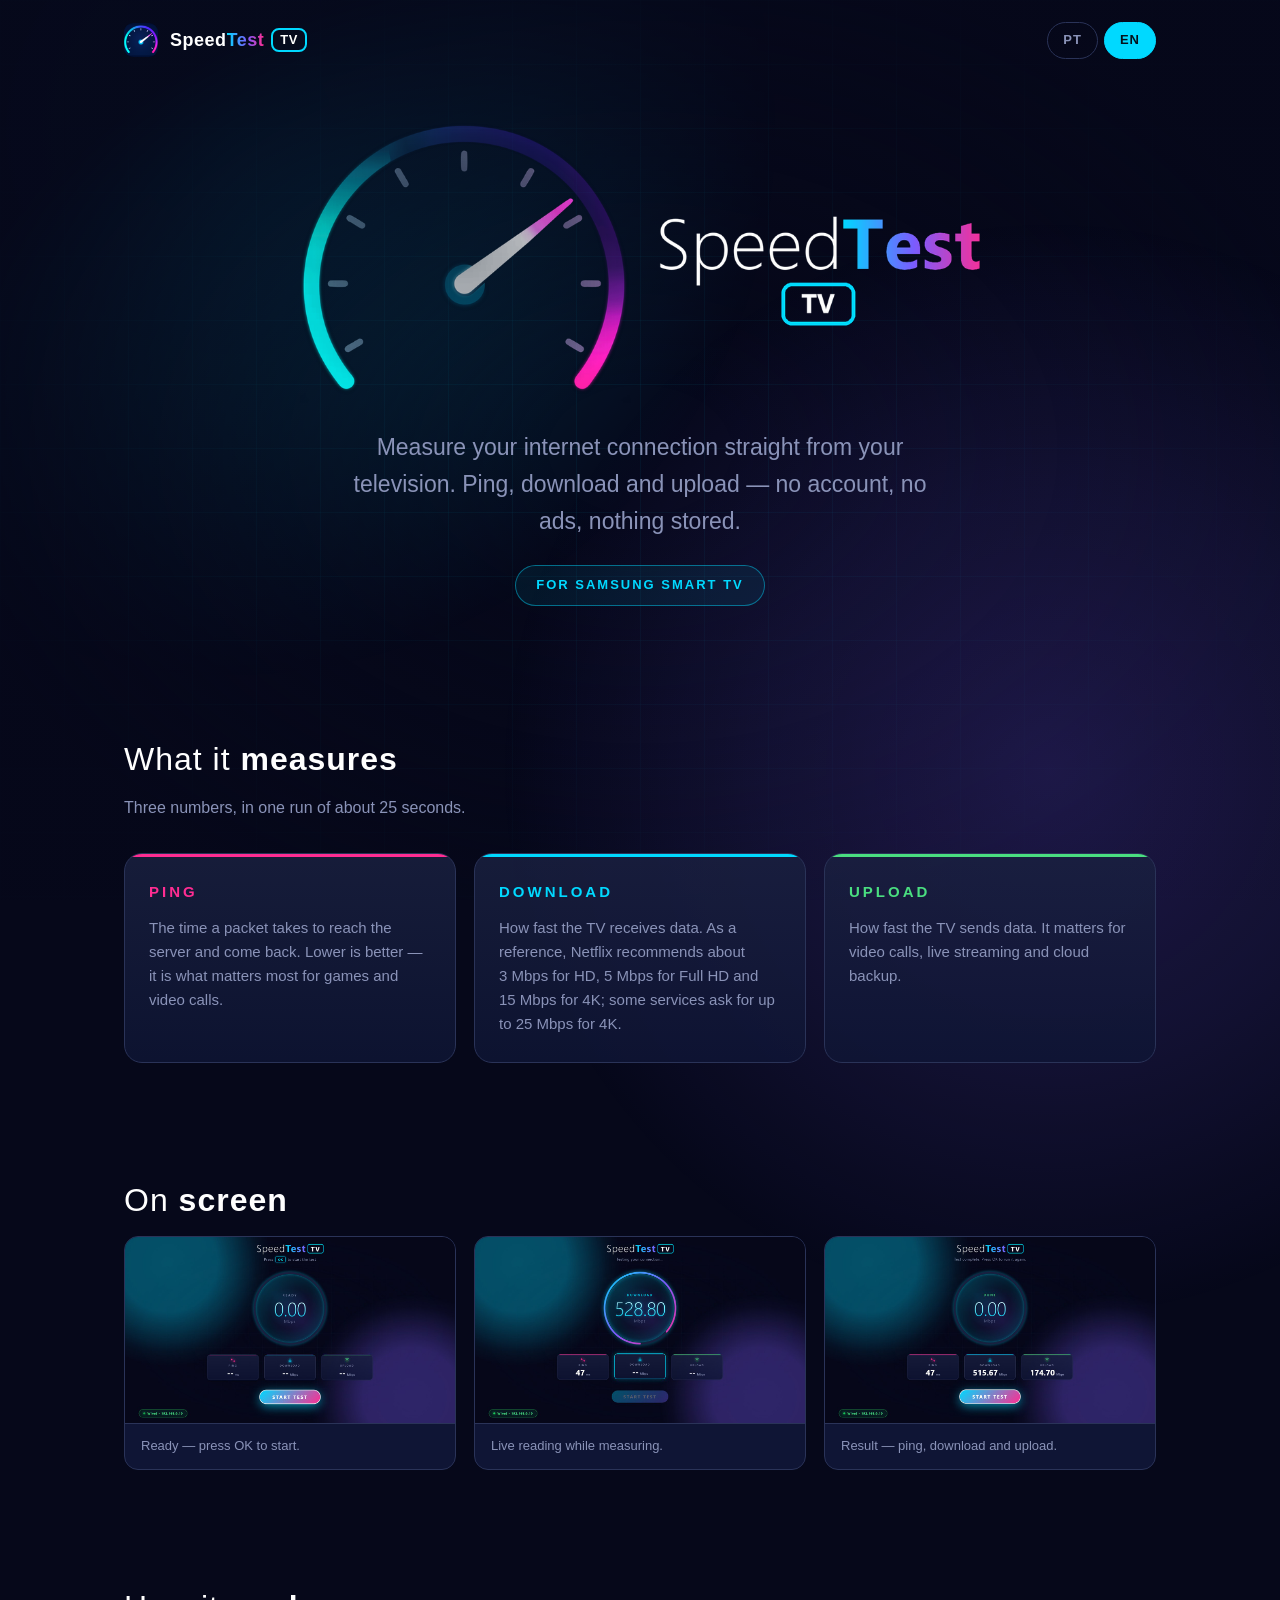
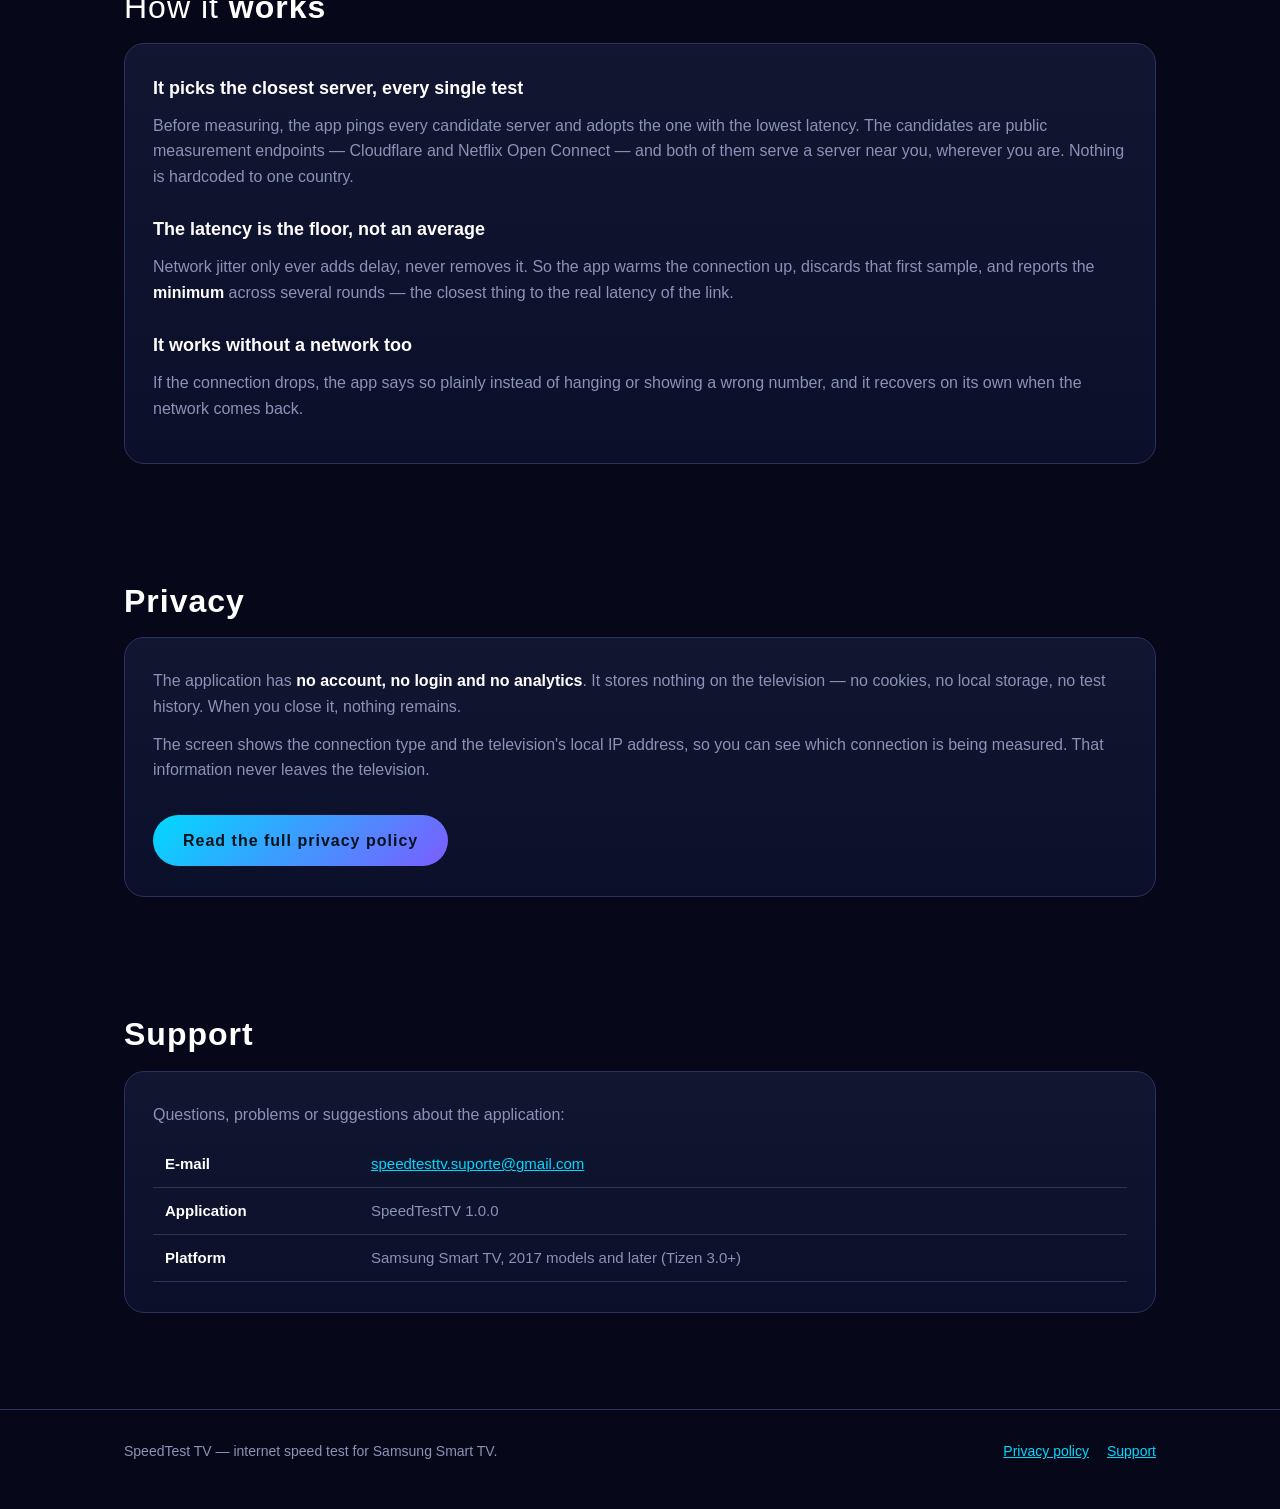
<file: index.html>
<!DOCTYPE html>
<html lang="en" data-lang="en">
<head>
<meta charset="utf-8">
<meta name="viewport" content="width=device-width, initial-scale=1">
<title>SpeedTest TV — internet speed test for Samsung Smart TV</title>
<meta name="description" content="SpeedTest TV measures ping, download and upload speed directly on your Samsung Smart TV. No account, no ads, no data collection.">
<link rel="icon" href="assets/mark.png">
<link rel="stylesheet" href="style.css">
</head>
<body>
<div class="grade"></div>

<div class="envelope">

<header class="topo">
    <a class="marca" href="index.html">
        <img src="assets/mark.png" alt="">
        <b class="nome">Speed<span>Test</span><em>TV</em></b>
    </a>
    <div class="idiomas">
        <button type="button" data-set-lang="pt" aria-pressed="false">PT</button>
        <button type="button" data-set-lang="en" aria-pressed="true">EN</button>
    </div>
</header>

<main class="faixa">

    <div class="heroi">
        <img class="logo" src="assets/logo.png" alt="SpeedTest TV">
        <p class="linha" lang="en">Measure your internet connection straight from your television.
            Ping, download and upload — no account, no ads, nothing stored.</p>
        <p class="linha" lang="pt">Meça sua conexão de internet direto da televisão.
            Ping, download e upload — sem conta, sem anúncios, sem guardar nada.</p>
        <span class="selo" lang="en">For Samsung Smart TV</span>
        <span class="selo" lang="pt">Para Samsung Smart TV</span>
    </div>

    <section>
        <h2 lang="en">What it <b>measures</b></h2>
        <h2 lang="pt">O que ele <b>mede</b></h2>
        <p class="sub" lang="en">Three numbers, in one run of about 25 seconds.</p>
        <p class="sub" lang="pt">Três números, numa rodada de cerca de 25 segundos.</p>

        <div class="cartoes">
            <article class="cartao ping">
                <h3>Ping</h3>
                <p lang="en">The time a packet takes to reach the server and come back.
                    Lower is better — it is what matters most for games and video calls.</p>
                <p lang="pt">O tempo que um dado leva para ir ao servidor e voltar.
                    Quanto menor, melhor — é o que mais pesa em jogos e chamadas de vídeo.</p>
            </article>
            <article class="cartao down">
                <h3>Download</h3>
                <p lang="en">How fast the TV receives data. As a reference, Netflix
                    recommends about 3&nbsp;Mbps for HD, 5&nbsp;Mbps for Full HD and
                    15&nbsp;Mbps for 4K; some services ask for up to 25&nbsp;Mbps for 4K.</p>
                <p lang="pt">A velocidade com que a TV recebe dados. Como referência, a
                    Netflix recomenda cerca de 3&nbsp;Mbps para HD, 5&nbsp;Mbps para Full HD
                    e 15&nbsp;Mbps para 4K; alguns serviços pedem até 25&nbsp;Mbps em 4K.</p>
            </article>
            <article class="cartao up">
                <h3>Upload</h3>
                <p lang="en">How fast the TV sends data. It matters for video calls,
                    live streaming and cloud backup.</p>
                <p lang="pt">A velocidade com que a TV envia dados. Importa em chamadas
                    de vídeo, transmissão ao vivo e backup na nuvem.</p>
            </article>
        </div>
    </section>

    <section>
        <h2 lang="en">On <b>screen</b></h2>
        <h2 lang="pt">Na <b>tela</b></h2>

        <div class="telas" lang="en">
            <figure>
                <img src="assets/shot-en-1.jpg" alt="Idle screen, ready to start the test">
                <figcaption>Ready — press OK to start.</figcaption>
            </figure>
            <figure>
                <img src="assets/shot-en-2.jpg" alt="Measuring download speed">
                <figcaption>Live reading while measuring.</figcaption>
            </figure>
            <figure>
                <img src="assets/shot-en-3.jpg" alt="Test finished with the three results">
                <figcaption>Result — ping, download and upload.</figcaption>
            </figure>
        </div>

        <div class="telas" lang="pt">
            <figure>
                <img src="assets/shot-pt-1.jpg" alt="Tela inicial, pronta para iniciar o teste">
                <figcaption>Pronto — pressione OK para iniciar.</figcaption>
            </figure>
            <figure>
                <img src="assets/shot-pt-2.jpg" alt="Medindo a velocidade de download">
                <figcaption>Leitura ao vivo durante a medição.</figcaption>
            </figure>
            <figure>
                <img src="assets/shot-pt-3.jpg" alt="Teste concluído com os três resultados">
                <figcaption>Resultado — ping, download e upload.</figcaption>
            </figure>
        </div>
    </section>

    <section>
        <h2 lang="en">How it <b>works</b></h2>
        <h2 lang="pt">Como <b>funciona</b></h2>

        <div class="bloco">
            <h3 lang="en">It picks the closest server, every single test</h3>
            <h3 lang="pt">Ele escolhe o servidor mais próximo, a cada teste</h3>
            <p lang="en">Before measuring, the app pings every candidate server and adopts
                the one with the lowest latency. The candidates are public measurement
                endpoints — Cloudflare and Netflix Open Connect — and both of them serve
                a server near you, wherever you are. Nothing is hardcoded to one country.</p>
            <p lang="pt">Antes de medir, o app mede o ping de todos os servidores candidatos
                e adota o de menor latência. Os candidatos são serviços públicos de medição
                — Cloudflare e Netflix Open Connect — e os dois entregam um servidor perto
                de você, onde quer que esteja. Nada está fixo num país.</p>

            <h3 lang="en">The latency is the floor, not an average</h3>
            <h3 lang="pt">A latência é o piso, não uma média</h3>
            <p lang="en">Network jitter only ever adds delay, never removes it. So the app
                warms the connection up, discards that first sample, and reports the
                <strong>minimum</strong> across several rounds — the closest thing to the
                real latency of the link.</p>
            <p lang="pt">O ruído de rede só soma atraso, nunca subtrai. Por isso o app aquece
                a conexão, descarta essa primeira amostra e informa o <strong>mínimo</strong>
                de várias rodadas — o mais próximo da latência real do link.</p>

            <h3 lang="en">It works without a network too</h3>
            <h3 lang="pt">Funciona sem rede também</h3>
            <p lang="en">If the connection drops, the app says so plainly instead of hanging
                or showing a wrong number, and it recovers on its own when the network
                comes back.</p>
            <p lang="pt">Se a conexão cair, o app avisa em vez de travar ou mostrar um número
                errado, e se recupera sozinho quando a rede volta.</p>
        </div>
    </section>

    <section>
        <h2 lang="en"><b>Privacy</b></h2>
        <h2 lang="pt"><b>Privacidade</b></h2>

        <div class="bloco">
            <p lang="en">The application has <strong>no account, no login and no analytics</strong>.
                It stores nothing on the television — no cookies, no local storage, no test
                history. When you close it, nothing remains.</p>
            <p lang="pt">O aplicativo <strong>não tem conta, login nem ferramenta de análise</strong>.
                Não grava nada na televisão — sem cookies, sem armazenamento local, sem
                histórico de testes. Ao fechá-lo, nada permanece.</p>
            <p lang="en">The screen shows the connection type and the television's local IP address,
                so you can see which connection is being measured. That information never leaves
                the television.</p>
            <p lang="pt">A tela mostra o tipo de conexão e o endereço IP local da TV, para você saber
                qual conexão está sendo medida. Essa informação não sai da televisão.</p>
            <a class="botao" href="privacy.html" lang="en">Read the full privacy policy</a>
            <a class="botao" href="privacy.html" lang="pt">Ler a política de privacidade completa</a>
        </div>
    </section>

    <section id="suporte">
        <h2 lang="en"><b>Support</b></h2>
        <h2 lang="pt"><b>Suporte</b></h2>

        <div class="bloco">
            <p lang="en">Questions, problems or suggestions about the application:</p>
            <p lang="pt">Dúvidas, problemas ou sugestões sobre o aplicativo:</p>
            <table class="dados">
                <tr>
                    <th lang="en">E-mail</th>
                    <th lang="pt">E-mail</th>
                    <td><a href="mailto:speedtesttv.suporte@gmail.com">speedtesttv.suporte@gmail.com</a></td>
                </tr>
                <tr>
                    <th lang="en">Application</th>
                    <th lang="pt">Aplicativo</th>
                    <td>SpeedTestTV 1.0.0</td>
                </tr>
                <tr>
                    <th lang="en">Platform</th>
                    <th lang="pt">Plataforma</th>
                    <td lang="en">Samsung Smart TV, 2017 models and later (Tizen 3.0+)</td>
                    <td lang="pt">Samsung Smart TV, modelos de 2017 em diante (Tizen 3.0+)</td>
                </tr>
            </table>
        </div>
    </section>

</main>

<footer class="rodape">
    <div class="faixa">
        <span lang="en">SpeedTest TV — internet speed test for Samsung Smart TV.</span>
        <span lang="pt">SpeedTest TV — teste de velocidade para Samsung Smart TV.</span>
        <nav>
            <a href="privacy.html" lang="en">Privacy policy</a>
            <a href="privacy.html" lang="pt">Política de privacidade</a>
            <a href="#suporte" lang="en">Support</a>
            <a href="#suporte" lang="pt">Suporte</a>
        </nav>
    </div>
</footer>

</div>

<script>
(function () {
    var raiz = document.documentElement;

    function aplicar(lang) {
        raiz.setAttribute('data-lang', lang);
        raiz.setAttribute('lang', lang === 'pt' ? 'pt-BR' : 'en');
        var b = document.querySelectorAll('[data-set-lang]');
        for (var i = 0; i < b.length; i++) {
            b[i].setAttribute('aria-pressed',
                b[i].getAttribute('data-set-lang') === lang ? 'true' : 'false');
        }
        try { localStorage.setItem('lang', lang); } catch (e) {}
    }

    var escolhido = null;
    try { escolhido = localStorage.getItem('lang'); } catch (e) {}
    if (escolhido !== 'pt' && escolhido !== 'en') {
        var nav = (navigator.language || '').toLowerCase();
        escolhido = nav.indexOf('pt') === 0 ? 'pt' : 'en';
    }
    aplicar(escolhido);

    document.addEventListener('click', function (e) {
        var alvo = e.target.closest ? e.target.closest('[data-set-lang]') : null;
        if (alvo) aplicar(alvo.getAttribute('data-set-lang'));
    });
})();
</script>

</body>
</html>
</file>
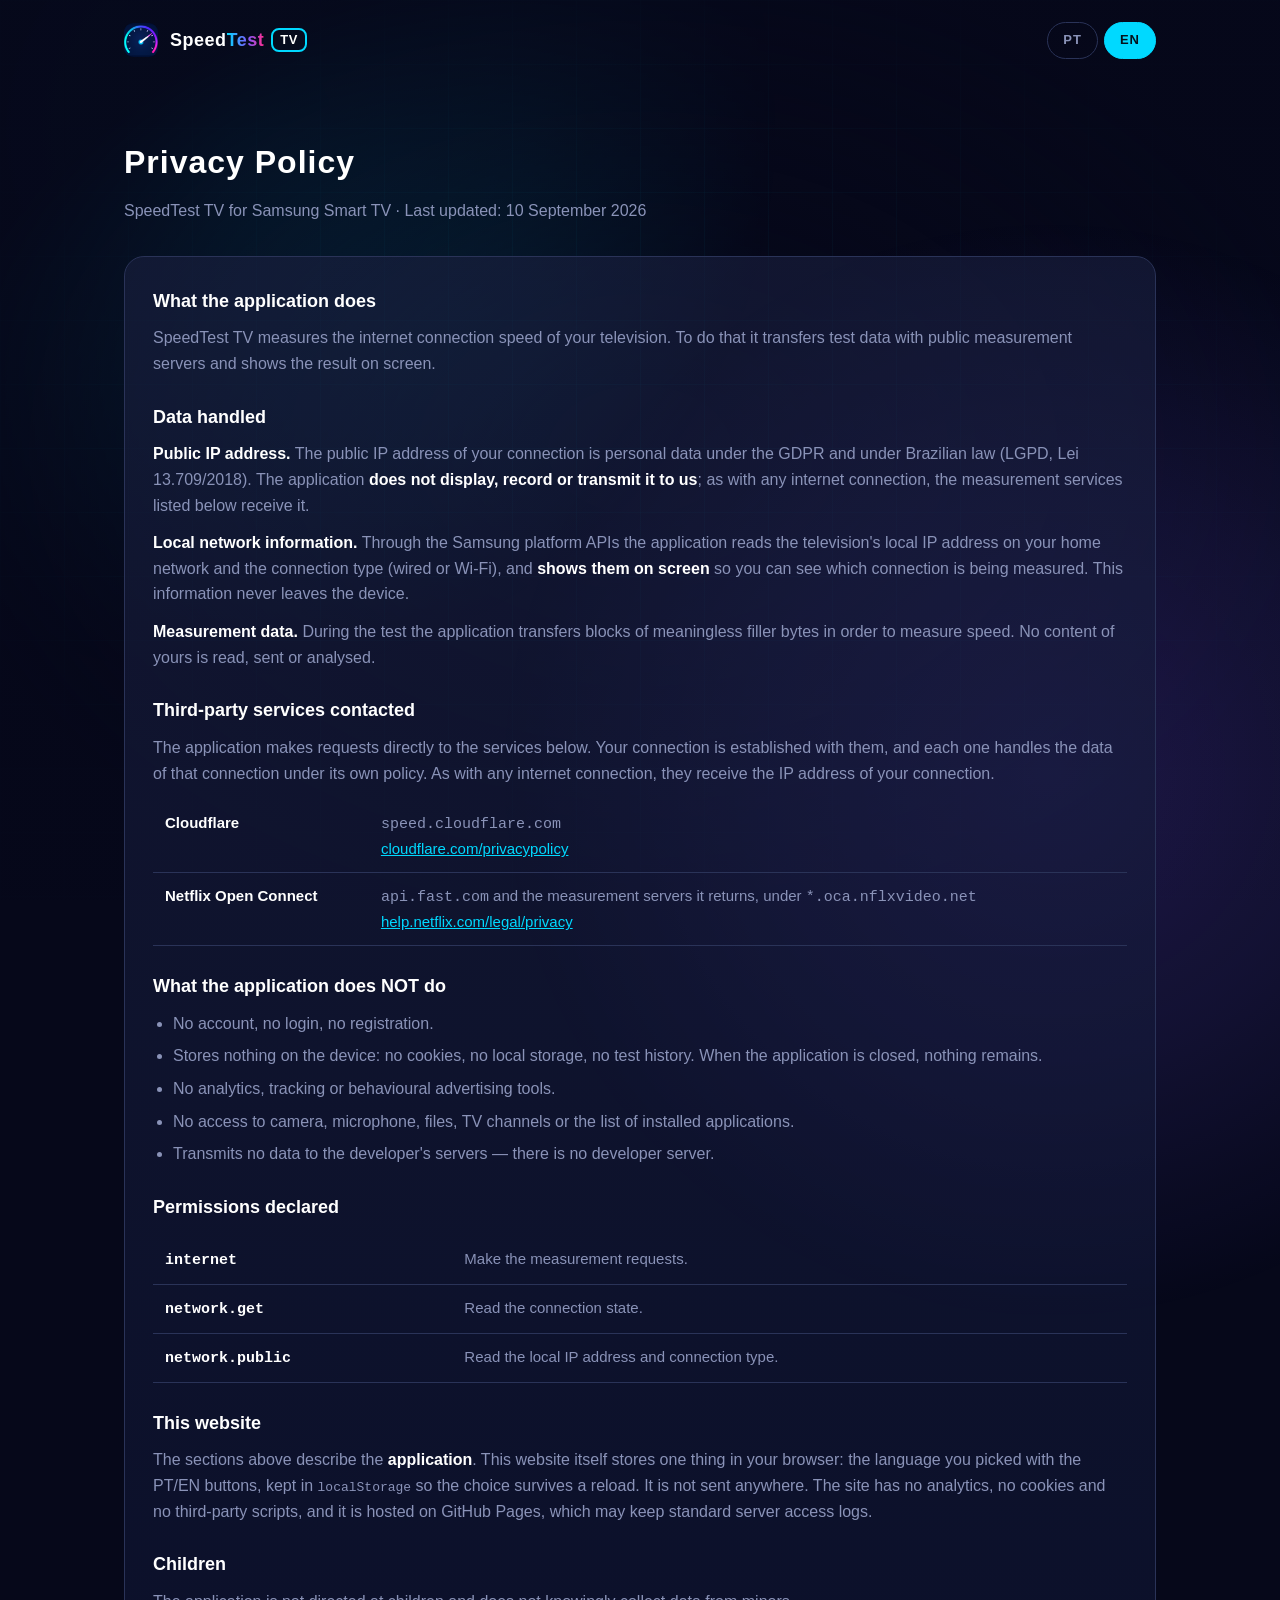
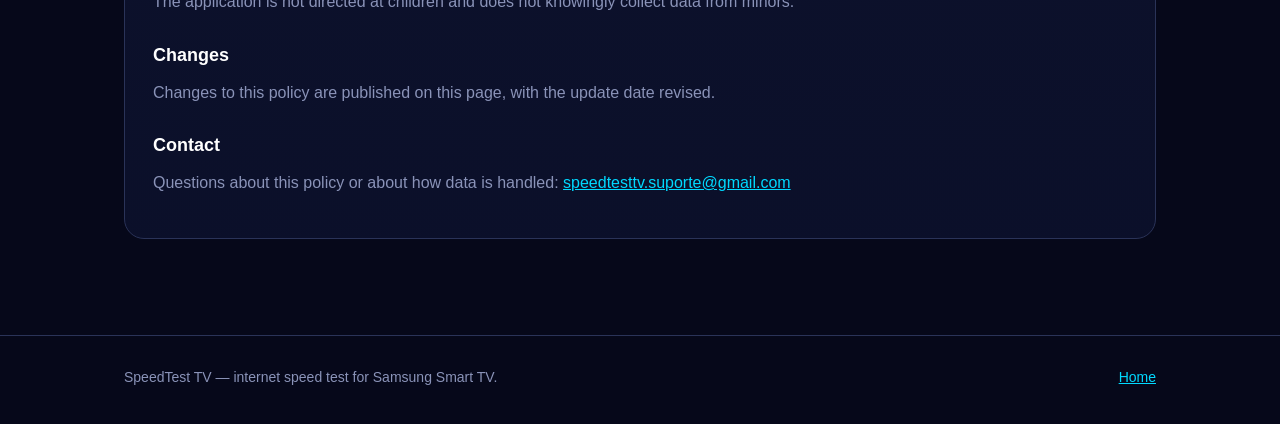
<file: privacy.html>
<!DOCTYPE html>
<html lang="en" data-lang="en">
<head>
<meta charset="utf-8">
<meta name="viewport" content="width=device-width, initial-scale=1">
<title>Privacy Policy — SpeedTest TV</title>
<meta name="description" content="Privacy policy for the SpeedTest TV application for Samsung Smart TV.">
<link rel="icon" href="assets/mark.png">
<link rel="stylesheet" href="style.css">
</head>
<body>
<div class="grade"></div>

<div class="envelope">

<header class="topo">
    <a class="marca" href="index.html">
        <img src="assets/mark.png" alt="">
        <b class="nome">Speed<span>Test</span><em>TV</em></b>
    </a>
    <div class="idiomas">
        <button type="button" data-set-lang="pt" aria-pressed="false">PT</button>
        <button type="button" data-set-lang="en" aria-pressed="true">EN</button>
    </div>
</header>

<main class="faixa">

    <section>
        <h2 lang="en"><b>Privacy Policy</b></h2>
        <h2 lang="pt"><b>Política de Privacidade</b></h2>
        <p class="sub" lang="en">SpeedTest TV for Samsung Smart TV · Last updated: 10 September 2026</p>
        <p class="sub" lang="pt">SpeedTest TV para Samsung Smart TV · Última atualização: 10 de setembro de 2026</p>

        <div class="bloco">

            <h3 lang="en">What the application does</h3>
            <h3 lang="pt">O que o aplicativo faz</h3>
            <p lang="en">SpeedTest TV measures the internet connection speed of your television.
                To do that it transfers test data with public measurement servers and shows
                the result on screen.</p>
            <p lang="pt">O SpeedTest TV mede a velocidade da conexão de internet da sua TV.
                Para isso ele transfere dados de teste com servidores públicos de medição e
                mostra o resultado na tela.</p>

            <h3 lang="en">Data handled</h3>
            <h3 lang="pt">Dados tratados</h3>

            <p lang="en"><strong>Public IP address.</strong> The public IP address of your
                connection is personal data under the GDPR and under Brazilian law (LGPD, Lei
                13.709/2018). The application <strong>does not display, record or transmit it to
                us</strong>; as with any internet connection, the measurement services listed
                below receive it.</p>
            <p lang="pt"><strong>Endereço IP público.</strong> O endereço IP público da sua conexão
                é dado pessoal sob o GDPR e sob a LGPD (Lei 13.709/2018). O aplicativo <strong>não
                o exibe, não o grava e não o transmite a nós</strong>; como em qualquer conexão de
                internet, os serviços de medição listados abaixo o recebem.</p>

            <p lang="en"><strong>Local network information.</strong> Through the Samsung platform APIs
                the application reads the television's local IP address on your home network and the
                connection type (wired or Wi-Fi), and <strong>shows them on screen</strong> so you can
                see which connection is being measured. This information never leaves the device.</p>
            <p lang="pt"><strong>Informações locais de rede.</strong> Através das APIs da própria
                Samsung, o aplicativo lê o endereço IP local da TV na sua rede doméstica e o tipo
                de conexão (cabo ou Wi-Fi), e <strong>mostra na tela</strong> para você saber qual
                conexão está sendo medida. Essas informações não saem do aparelho.</p>

            <p lang="en"><strong>Measurement data.</strong> During the test the application transfers
                blocks of meaningless filler bytes in order to measure speed. No content of yours
                is read, sent or analysed.</p>
            <p lang="pt"><strong>Dados de medição.</strong> Durante o teste o aplicativo transfere
                blocos de dados sem conteúdo significativo, apenas para medir velocidade. Nenhum
                conteúdo seu é lido, enviado ou analisado.</p>

            <h3 lang="en">Third-party services contacted</h3>
            <h3 lang="pt">Serviços de terceiros contatados</h3>
            <p lang="en">The application makes requests directly to the services below. Your
                connection is established with them, and each one handles the data of that
                connection under its own policy. As with any internet connection, they receive
                the IP address of your connection.</p>
            <p lang="pt">O aplicativo faz requisições diretamente aos serviços abaixo. Sua conexão
                é estabelecida com eles, e cada um trata os dados dessa conexão conforme a própria
                política. Como em qualquer conexão de internet, eles recebem o endereço IP da sua
                conexão.</p>
            <table class="dados">
                <tr>
                    <th>Cloudflare</th>
                    <td><code>speed.cloudflare.com</code><br>
                        <a href="https://www.cloudflare.com/privacypolicy/" target="_blank" rel="noopener noreferrer">cloudflare.com/privacypolicy</a></td>
                </tr>
                <tr>
                    <th>Netflix Open Connect</th>
                    <td><code>api.fast.com</code> <span lang="en">and the measurement servers it
                        returns, under</span><span lang="pt">e os servidores de medição que ela
                        indica, sob</span> <code>*.oca.nflxvideo.net</code><br>
                        <a href="https://help.netflix.com/legal/privacy" target="_blank" rel="noopener noreferrer">help.netflix.com/legal/privacy</a></td>
                </tr>
            </table>

            <h3 lang="en">What the application does NOT do</h3>
            <h3 lang="pt">O que o aplicativo NÃO faz</h3>
            <ul lang="en">
                <li>No account, no login, no registration.</li>
                <li>Stores nothing on the device: no cookies, no local storage, no test history.
                    When the application is closed, nothing remains.</li>
                <li>No analytics, tracking or behavioural advertising tools.</li>
                <li>No access to camera, microphone, files, TV channels or the list of
                    installed applications.</li>
                <li>Transmits no data to the developer's servers — there is no developer server.</li>
            </ul>
            <ul lang="pt">
                <li>Não cria conta, não pede login e não coleta cadastro.</li>
                <li>Não grava nada no aparelho: sem cookies, sem armazenamento local, sem
                    histórico de testes. Ao fechar o aplicativo, nada permanece.</li>
                <li>Não usa ferramentas de análise, rastreamento ou publicidade comportamental.</li>
                <li>Não acessa câmera, microfone, arquivos, canais de TV ou a lista de
                    aplicativos instalados.</li>
                <li>Não transmite dados a servidores do desenvolvedor — não existe servidor
                    do desenvolvedor.</li>
            </ul>

            <h3 lang="en">Permissions declared</h3>
            <h3 lang="pt">Permissões declaradas</h3>
            <table class="dados">
                <tr>
                    <th><code>internet</code></th>
                    <td lang="en">Make the measurement requests.</td>
                    <td lang="pt">Fazer as requisições de medição.</td>
                </tr>
                <tr>
                    <th><code>network.get</code></th>
                    <td lang="en">Read the connection state.</td>
                    <td lang="pt">Ler o estado da conexão.</td>
                </tr>
                <tr>
                    <th><code>network.public</code></th>
                    <td lang="en">Read the local IP address and connection type.</td>
                    <td lang="pt">Ler o IP local e o tipo de conexão.</td>
                </tr>
            </table>

            <h3 lang="en">This website</h3>
            <h3 lang="pt">Este site</h3>
            <p lang="en">The sections above describe the <strong>application</strong>. This
                website itself stores one thing in your browser: the language you picked with
                the PT/EN buttons, kept in <code>localStorage</code> so the choice survives a
                reload. It is not sent anywhere. The site has no analytics, no cookies and no
                third-party scripts, and it is hosted on GitHub Pages, which may keep standard
                server access logs.</p>
            <p lang="pt">As seções acima descrevem o <strong>aplicativo</strong>. Este site em
                si guarda uma coisa no seu navegador: o idioma escolhido nos botões PT/EN,
                em <code>localStorage</code>, para a escolha sobreviver a um recarregamento.
                Não é enviado a lugar nenhum. O site não tem ferramenta de análise, cookies
                nem scripts de terceiros, e é hospedado no GitHub Pages, que pode manter
                registros de acesso padrão de servidor.</p>

            <h3 lang="en">Children</h3>
            <h3 lang="pt">Crianças</h3>
            <p lang="en">The application is not directed at children and does not knowingly
                collect data from minors.</p>
            <p lang="pt">O aplicativo não é dirigido a crianças e não coleta intencionalmente
                dados de menores de idade.</p>

            <h3 lang="en">Changes</h3>
            <h3 lang="pt">Alterações</h3>
            <p lang="en">Changes to this policy are published on this page, with the update
                date revised.</p>
            <p lang="pt">Mudanças nesta política são publicadas nesta mesma página, com a data
                de atualização revista.</p>

            <h3 lang="en">Contact</h3>
            <h3 lang="pt">Contato</h3>
            <p lang="en">Questions about this policy or about how data is handled:
                <a href="mailto:speedtesttv.suporte@gmail.com">speedtesttv.suporte@gmail.com</a></p>
            <p lang="pt">Dúvidas sobre esta política ou sobre o tratamento de dados:
                <a href="mailto:speedtesttv.suporte@gmail.com">speedtesttv.suporte@gmail.com</a></p>

        </div>
    </section>

</main>

<footer class="rodape">
    <div class="faixa">
        <span lang="en">SpeedTest TV — internet speed test for Samsung Smart TV.</span>
        <span lang="pt">SpeedTest TV — teste de velocidade para Samsung Smart TV.</span>
        <nav>
            <a href="index.html" lang="en">Home</a>
            <a href="index.html" lang="pt">Início</a>
        </nav>
    </div>
</footer>

</div>

<script>
(function () {
    var raiz = document.documentElement;

    function aplicar(lang) {
        raiz.setAttribute('data-lang', lang);
        raiz.setAttribute('lang', lang === 'pt' ? 'pt-BR' : 'en');
        var b = document.querySelectorAll('[data-set-lang]');
        for (var i = 0; i < b.length; i++) {
            b[i].setAttribute('aria-pressed',
                b[i].getAttribute('data-set-lang') === lang ? 'true' : 'false');
        }
        try { localStorage.setItem('lang', lang); } catch (e) {}
    }

    var escolhido = null;
    try { escolhido = localStorage.getItem('lang'); } catch (e) {}
    if (escolhido !== 'pt' && escolhido !== 'en') {
        var nav = (navigator.language || '').toLowerCase();
        escolhido = nav.indexOf('pt') === 0 ? 'pt' : 'en';
    }
    aplicar(escolhido);

    document.addEventListener('click', function (e) {
        var alvo = e.target.closest ? e.target.closest('[data-set-lang]') : null;
        if (alvo) aplicar(alvo.getAttribute('data-set-lang'));
    });
})();
</script>

</body>
</html>
</file>
<file: style.css>
/* SpeedTest TV - site institucional.
   Identidade do app: fundo #06081a, ciano #00d9ff, roxo #7c5cff, rosa #ff2d92.
   Sem framework e sem build: dois HTML e este arquivo. */

:root {
    --fundo: #06081a;
    --painel: #0f1535;
    --painel-topo: #1a2040;
    --borda: #2a3358;
    --texto: #ffffff;
    --suave: #8a93b8;
    --ciano: #00d9ff;
    --roxo: #7c5cff;
    --rosa: #ff2d92;
    --verde: #4ade80;
    --largura: 1080px;
}

* { box-sizing: border-box; margin: 0; padding: 0; }

html { scroll-behavior: smooth; }

body {
    background: var(--fundo);
    color: var(--texto);
    font-family: "Segoe UI", -apple-system, BlinkMacSystemFont, Roboto, Helvetica, Arial, sans-serif;
    line-height: 1.6;
    -webkit-font-smoothing: antialiased;
    overflow-x: hidden;
}

/* Fundo: mesma composicao do app - grade fina e dois brilhos nos cantos. */
body::before,
body::after {
    content: "";
    position: fixed;
    width: 1100px;
    height: 1100px;
    pointer-events: none;
    z-index: 0;
}
body::before {
    top: -420px; left: -320px;
    background: radial-gradient(closest-side circle,
        rgba(0, 217, 255, 0.20), rgba(0, 217, 255, 0.10) 55%, rgba(0, 217, 255, 0) 100%);
}
body::after {
    bottom: -420px; right: -320px;
    background: radial-gradient(closest-side circle,
        rgba(124, 92, 255, 0.20), rgba(124, 92, 255, 0.10) 55%, rgba(124, 92, 255, 0) 100%);
}

.grade {
    position: fixed;
    inset: 0;
    z-index: 0;
    pointer-events: none;
    background-image:
        radial-gradient(ellipse at center, rgba(6, 8, 26, 0) 10%, rgba(6, 8, 26, 0.95) 78%),
        linear-gradient(rgba(0, 217, 255, 0.05) 1px, transparent 1px),
        linear-gradient(90deg, rgba(0, 217, 255, 0.05) 1px, transparent 1px);
    background-size: 100% 100%, 64px 64px, 64px 64px;
}

.envelope { position: relative; z-index: 1; }

.faixa {
    max-width: var(--largura);
    margin: 0 auto;
    padding: 0 24px;
}

/* ---------- Idioma ---------- */
/* Ingles e o padrao no HTML; o JS troca para portugues quando o navegador
   estiver em pt. Assim a pagina funciona mesmo sem JS. */
html[data-lang="en"] [lang="pt"],
html[data-lang="pt"] [lang="en"] { display: none; }

.topo {
    display: flex;
    align-items: center;
    justify-content: space-between;
    gap: 16px;
    padding: 22px 24px;
    max-width: var(--largura);
    margin: 0 auto;
}
.marca {
    display: flex;
    align-items: center;
    gap: 12px;
    font-weight: 700;
    letter-spacing: 0.5px;
    text-decoration: none;
    color: var(--texto);
    border-radius: 12px;
    transition: transform .22s ease;
}
.marca img {
    width: 34px; height: 34px; border-radius: 9px;
    transition: box-shadow .22s ease;
}
.marca .nome { font-size: 18px; line-height: 1; white-space: nowrap; }
/* "Test" com o gradiente do app; a cor cheia fica de reserva para engine sem
   background-clip. */
.marca span {
    color: var(--ciano);
    background: linear-gradient(90deg, var(--ciano), var(--roxo) 55%, var(--rosa));
    -webkit-background-clip: text;
    background-clip: text;
    -webkit-text-fill-color: transparent;
}
/* "TV" na moldura arredondada, como no cabecalho do app. */
.marca em {
    display: inline-block;
    font-style: normal;
    font-size: .72em;
    line-height: 1;
    margin-left: 7px;
    padding: 4px 7px 3px;
    border: 2px solid var(--ciano);
    border-radius: 8px;
    vertical-align: 2px;
    transition: border-color .22s ease, background .22s ease, box-shadow .22s ease;
}
/* Sem troca de cor no hover: a marca so ganha brilho ciano e sobe 1 px. A cor
   e fixada aqui porque a regra generica `a:hover` pintaria tudo de rosa. */
.marca:hover,
.marca:focus-visible { color: var(--texto); transform: translateY(-1px); }
.marca:hover img,
.marca:focus-visible img {
    box-shadow: 0 0 0 1px rgba(0, 217, 255, .55), 0 6px 18px rgba(0, 217, 255, .35);
}
.marca:hover em,
.marca:focus-visible em {
    border-color: #5ce8ff;
    background: rgba(0, 217, 255, .12);
    box-shadow: 0 0 14px rgba(0, 217, 255, .35);
}
.marca:focus-visible { outline: 2px solid var(--ciano); outline-offset: 6px; }
@media (prefers-reduced-motion: reduce) {
    .marca, .marca img, .marca em { transition: none; }
    .marca:hover, .marca:focus-visible { transform: none; }
}

.idiomas { display: flex; gap: 6px; }
.idiomas button {
    font: inherit;
    font-size: 13px;
    font-weight: 700;
    letter-spacing: 1px;
    padding: 7px 15px;
    border-radius: 999px;
    border: 1px solid var(--borda);
    background: transparent;
    color: var(--suave);
    cursor: pointer;
    transition: color .2s, border-color .2s, background .2s;
}
.idiomas button:hover { color: var(--texto); border-color: var(--ciano); }
.idiomas button[aria-pressed="true"] {
    color: #04121c;
    background: var(--ciano);
    border-color: var(--ciano);
}

/* ---------- Herói ---------- */
.heroi {
    text-align: center;
    padding: 42px 0 72px;
}
.heroi img.logo {
    width: min(680px, 88vw);
    height: auto;
    display: block;
    margin: 0 auto 26px;
}
.heroi p.linha {
    font-size: clamp(18px, 2.4vw, 23px);
    color: var(--suave);
    max-width: 620px;
    margin: 0 auto 26px;
}
.selo {
    display: inline-block;
    font-size: 13px;
    font-weight: 700;
    letter-spacing: 2px;
    text-transform: uppercase;
    padding: 9px 20px;
    border: 1px solid rgba(0, 217, 255, .45);
    border-radius: 999px;
    color: var(--ciano);
    background: rgba(0, 217, 255, .07);
}

/* ---------- Seções ---------- */
section { padding: 56px 0; }
h2 {
    font-size: clamp(24px, 3vw, 32px);
    font-weight: 300;
    letter-spacing: 1px;
    margin-bottom: 10px;
}
h2 b { font-weight: 700; }
.sub {
    color: var(--suave);
    margin-bottom: 32px;
    max-width: 660px;
}

.cartoes {
    display: grid;
    grid-template-columns: repeat(auto-fit, minmax(260px, 1fr));
    gap: 18px;
}
.cartao {
    background: linear-gradient(180deg, rgba(26, 32, 64, .85), rgba(15, 21, 53, .85));
    border: 1px solid var(--borda);
    border-radius: 18px;
    padding: 26px 24px;
    position: relative;
    overflow: hidden;
}
.cartao::before {
    content: "";
    position: absolute;
    top: 0; left: 0; right: 0;
    height: 3px;
    background: var(--ciano);
}
.cartao.ping::before { background: var(--rosa); }
.cartao.down::before { background: var(--ciano); }
.cartao.up::before   { background: var(--verde); }
.cartao h3 {
    font-size: 15px;
    letter-spacing: 3px;
    text-transform: uppercase;
    margin-bottom: 12px;
}
.cartao.ping h3 { color: var(--rosa); }
.cartao.down h3 { color: var(--ciano); }
.cartao.up   h3 { color: var(--verde); }
.cartao p { color: var(--suave); font-size: 15px; }

.telas {
    display: grid;
    grid-template-columns: repeat(auto-fit, minmax(300px, 1fr));
    gap: 18px;
}
.telas figure {
    border: 1px solid var(--borda);
    border-radius: 14px;
    overflow: hidden;
    background: var(--painel);
}
.telas img { width: 100%; height: auto; display: block; }
.telas figcaption {
    font-size: 13px;
    color: var(--suave);
    padding: 12px 16px;
    border-top: 1px solid var(--borda);
}

.bloco {
    background: linear-gradient(180deg, rgba(26, 32, 64, .6), rgba(15, 21, 53, .6));
    border: 1px solid var(--borda);
    border-radius: 20px;
    padding: 30px 28px;
}
/* Margem no proprio h3, nao em "p + h3": os pares de idioma deixam um irmao
   oculto entre eles, e o seletor adjacente casaria com o elemento errado. */
.bloco h3 { font-size: 18px; margin-bottom: 10px; margin-top: 26px; }
.bloco h3:first-child { margin-top: 0; }
.bloco p, .bloco li { color: var(--suave); }
.bloco p { margin-bottom: 12px; }
.bloco p:last-child { margin-bottom: 0; }
.bloco ul { margin: 10px 0 0 20px; }
.bloco li { margin-bottom: 7px; }
.bloco strong { color: var(--texto); }

a { color: var(--ciano); }
a:hover { color: var(--rosa); }

.botao {
    display: inline-block;
    margin-top: 20px;
    padding: 13px 30px;
    border-radius: 999px;
    background: linear-gradient(135deg, var(--ciano), var(--roxo));
    color: #04121c;
    font-weight: 700;
    letter-spacing: 1px;
    text-decoration: none;
    transition: transform .2s, box-shadow .2s;
}
.botao:hover {
    color: #04121c;
    transform: translateY(-2px);
    box-shadow: 0 12px 34px rgba(0, 217, 255, .3);
}

table.dados {
    width: 100%;
    border-collapse: collapse;
    margin-top: 14px;
    font-size: 15px;
}
table.dados th, table.dados td {
    text-align: left;
    padding: 11px 12px;
    border-bottom: 1px solid var(--borda);
    color: var(--suave);
    vertical-align: top;
}
table.dados th { color: var(--texto); font-weight: 600; white-space: nowrap; }

.rodape {
    border-top: 1px solid var(--borda);
    margin-top: 40px;
    padding: 30px 0 46px;
    color: var(--suave);
    font-size: 14px;
}
.rodape .faixa {
    display: flex;
    flex-wrap: wrap;
    gap: 14px;
    justify-content: space-between;
    align-items: center;
}
.rodape nav { display: flex; gap: 18px; flex-wrap: wrap; }

@media (max-width: 640px) {
    section { padding: 40px 0; }
    .heroi { padding: 26px 0 48px; }
}
</file>
